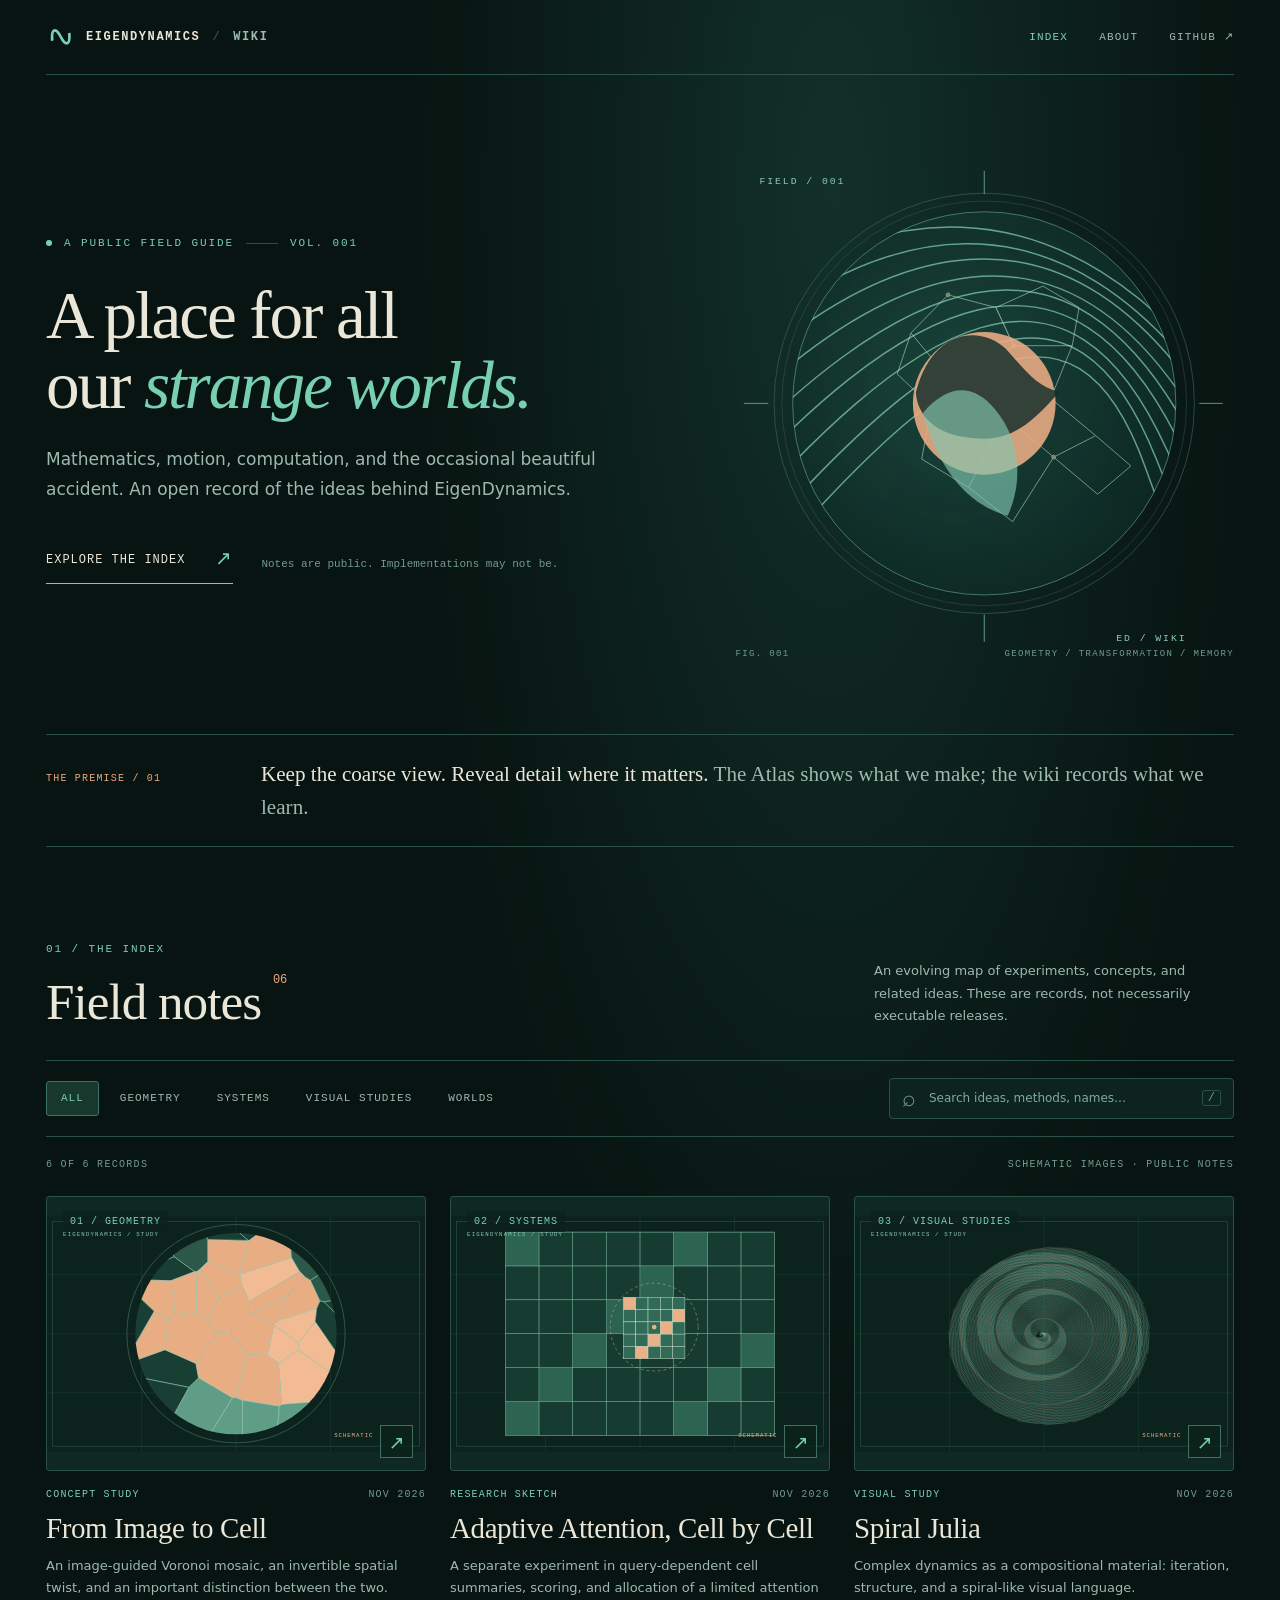
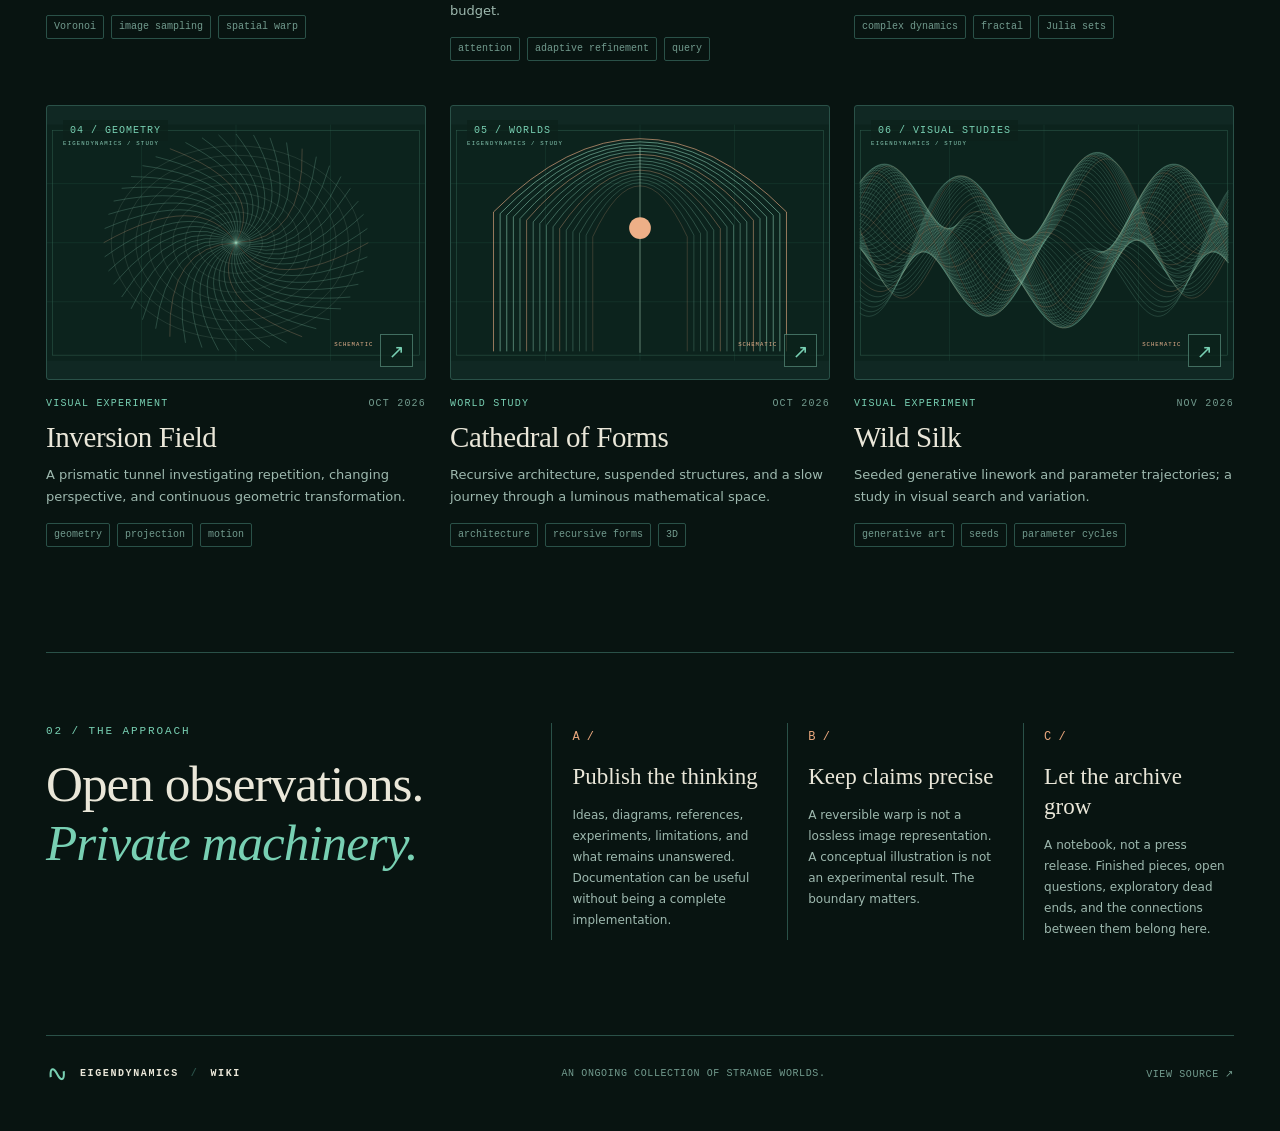
<file: index.html>
<!doctype html>
<html lang="en">
<head>
  <meta charset="utf-8">
  <meta name="viewport" content="width=device-width, initial-scale=1">
  <meta name="theme-color" content="#0a1b18">
  <meta name="description" content="EigenDynamics — public field notes on mathematical worlds, generative art, and experimental systems.">
  <title>EigenDynamics — Public Wiki</title>
  <link rel="icon" href="favicon.ico" sizes="16x16 32x32 48x48">
  <link rel="icon" href="assets/favicon.svg" type="image/svg+xml" sizes="any">
  <link rel="stylesheet" href="assets/site.css">
  <script src="assets/site.js" defer></script>
</head>
<body data-page="index">
  <a class="skip" href="#collection">Skip to entries</a>
  <header class="site-header shell">
    <a class="wordmark" href="./" aria-label="EigenDynamics home"><span class="sigil" aria-hidden="true">∿</span> EIGENDYNAMICS <span class="slash">/</span> <span class="dim">WIKI</span></a>
    <nav class="site-nav" aria-label="Primary">
      <a class="active" href="#collection">INDEX</a>
      <a href="#approach">ABOUT</a>
      <a href="https://github.com/gqgs/eigendynamics-wiki" target="_blank" rel="noopener noreferrer">GITHUB ↗</a>
    </nav>
  </header>
  <main>
    <section class="hero shell">
      <div class="hero-copy">
        <p class="kicker"><span class="pip"></span> A PUBLIC FIELD GUIDE <span class="micro-line"></span> VOL. 001</p>
        <h1>A place for all<br>our <em>strange worlds.</em></h1>
        <p class="hero-lede">Mathematics, motion, computation, and the occasional beautiful accident. An open record of the ideas behind EigenDynamics.</p>
        <div class="hero-actions"><a class="text-link" href="#collection">EXPLORE THE INDEX <span aria-hidden="true">↗</span></a><span class="small-note">Notes are public. Implementations may not be.</span></div>
      </div>
      <div class="hero-visual" role="img" aria-label="Schematic circular geometry showing a field warped into a spiral">
        <svg viewBox="0 0 510 510" xmlns="http://www.w3.org/2000/svg" aria-hidden="true">
          <defs>
            <clipPath id="orbitclip"><circle cx="255" cy="250" r="196"/></clipPath>
            <radialGradient id="field" cx="46%" cy="45%" r="70%"><stop stop-color="#204f45"/><stop offset="1" stop-color="#0b2420"/></radialGradient>
          </defs>
          <circle cx="255" cy="250" r="215" stroke="#3f7166" fill="none" stroke-width="1" opacity=".56"/>
          <circle cx="255" cy="250" r="207" stroke="#3f7166" fill="none" stroke-width="1" opacity=".36"/>
          <circle cx="255" cy="250" r="196" stroke="#538f7e" fill="url(#field)" opacity=".8"/>
          <g clip-path="url(#orbitclip)">
            <g fill="none" stroke="#8dd6bf" stroke-width="1.5" opacity=".68">
              <path d="M-80 234 C130 0 348 30 500 235 S660 479 350 515"/>
              <path d="M-70 260 C146 28 342 35 490 245 S654 478 334 520"/>
              <path d="M-60 287 C155 54 342 40 482 253 S644 475 318 522"/>
              <path d="M-52 315 C162 80 341 49 472 266 S627 480 300 524"/>
              <path d="M-48 350 C179 101 341 55 463 277 S613 488 275 528"/>
              <path d="M-40 380 C184 122 343 67 453 287 S594 494 254 528"/>
              <path d="M-32 413 C192 146 342 77 442 298 S568 498 230 528"/>
              <path d="M-20 440 C207 171 345 91 431 307 S544 500 204 534"/>
              <path d="M-15 473 C213 197 346 110 420 316 S522 500 180 540"/>
            </g>
            <g fill="none" stroke="#bde5cf" stroke-width="1" opacity=".56" transform="translate(20 8)">
              <path d="M160 170L198 131L247 144L265 183L232 208L189 205Z M247 144L295 122L332 144L325 183L265 183Z M160 170L146 212L181 245L232 208 M232 208L256 255L303 237L325 183 M181 245L171 299L219 328L256 255 M256 255L306 297L349 275L303 237 M219 328L264 363L306 297 M306 297L351 335L385 306L349 275"/>
              <circle cx="198" cy="131" r="2" fill="#f0b48c"/><circle cx="265" cy="183" r="2" fill="#f0b48c"/><circle cx="181" cy="245" r="2" fill="#f0b48c"/><circle cx="306" cy="297" r="2" fill="#f0b48c"/>
            </g>
            <circle cx="255" cy="250" r="73" fill="#edae86" opacity=".88"/>
            <path d="M185 239C202 173 251 170 277 194C295 214 309 234 332 238C303 271 286 283 261 286C210 288 187 266 185 239Z" fill="#112d2a" opacity=".82"/>
            <path d="M192 260C220 228 245 231 266 256C289 283 297 325 279 365C248 356 213 332 192 260Z" fill="#82c6af" opacity=".65"/>
          </g>
          <g fill="#89cdb4" font-family="monospace" font-size="10" letter-spacing="2"><text x="25" y="26">FIELD / 001</text><text x="390" y="493">ED / WIKI</text></g>
          <path d="M34 250h-25M255 12v24M475 250h24M255 466v28" stroke="#5c9a89" stroke-width="1"/>
        </svg>
        <div class="figure-caption"><span>FIG. 001</span><span>GEOMETRY / TRANSFORMATION / MEMORY</span></div>
      </div>
    </section>
    <section class="statement shell" aria-label="Wiki premise">
      <span class="statement-id">THE PREMISE / 01</span>
      <p>Keep the coarse view. Reveal detail where it matters. <span>The Atlas shows what we make; the wiki records what we learn.</span></p>
    </section>
    <section class="library shell" id="collection">
      <div class="section-header"><div><p class="kicker">01 / THE INDEX</p><h2>Field notes <span class="counter" id="entry-count">—</span></h2></div><p class="section-blurb">An evolving map of experiments, concepts, and related ideas. These are records, not necessarily executable releases.</p></div>
      <div class="controls">
        <div class="filters" id="filters" aria-label="Filter entries"><button type="button" class="selected" data-filter="All" aria-pressed="true">ALL</button></div>
        <label class="search" for="search"><span aria-hidden="true">⌕</span><input type="search" id="search" placeholder="Search ideas, methods, names…" autocomplete="off"><span class="search-hint">/</span></label>
      </div>
      <div class="library-meta"><span id="results-summary" role="status" aria-live="polite">Loading entries…</span><span>SCHEMATIC IMAGES · PUBLIC NOTES</span></div>
      <div class="entry-grid" id="entry-grid"></div>
      <div class="empty" id="empty" hidden>No matching notes. Try a broader term.</div>
      <div class="load-error" id="load-error" hidden>Could not load the index. Serve this folder over HTTP rather than opening the file directly.</div>
    </section>
    <section class="approach shell" id="approach">
      <div><p class="kicker">02 / THE APPROACH</p><h2>Open observations.<br><em>Private machinery.</em></h2></div>
      <div class="approach-grid">
        <article><span class="approach-number">A /</span><h3>Publish the thinking</h3><p>Ideas, diagrams, references, experiments, limitations, and what remains unanswered. Documentation can be useful without being a complete implementation.</p></article>
        <article><span class="approach-number">B /</span><h3>Keep claims precise</h3><p>A reversible warp is not a lossless image representation. A conceptual illustration is not an experimental result. The boundary matters.</p></article>
        <article><span class="approach-number">C /</span><h3>Let the archive grow</h3><p>A notebook, not a press release. Finished pieces, open questions, exploratory dead ends, and the connections between them belong here.</p></article>
      </div>
    </section>
  </main>
  <footer class="site-footer shell"><a class="wordmark footer-brand" href="./"><span class="sigil" aria-hidden="true">∿</span> EIGENDYNAMICS <span class="slash">/</span> WIKI</a><p>AN ONGOING COLLECTION OF STRANGE WORLDS.</p><a href="https://github.com/gqgs/eigendynamics-wiki" target="_blank" rel="noopener noreferrer">VIEW SOURCE ↗</a></footer>
</body>
</html>
</file>
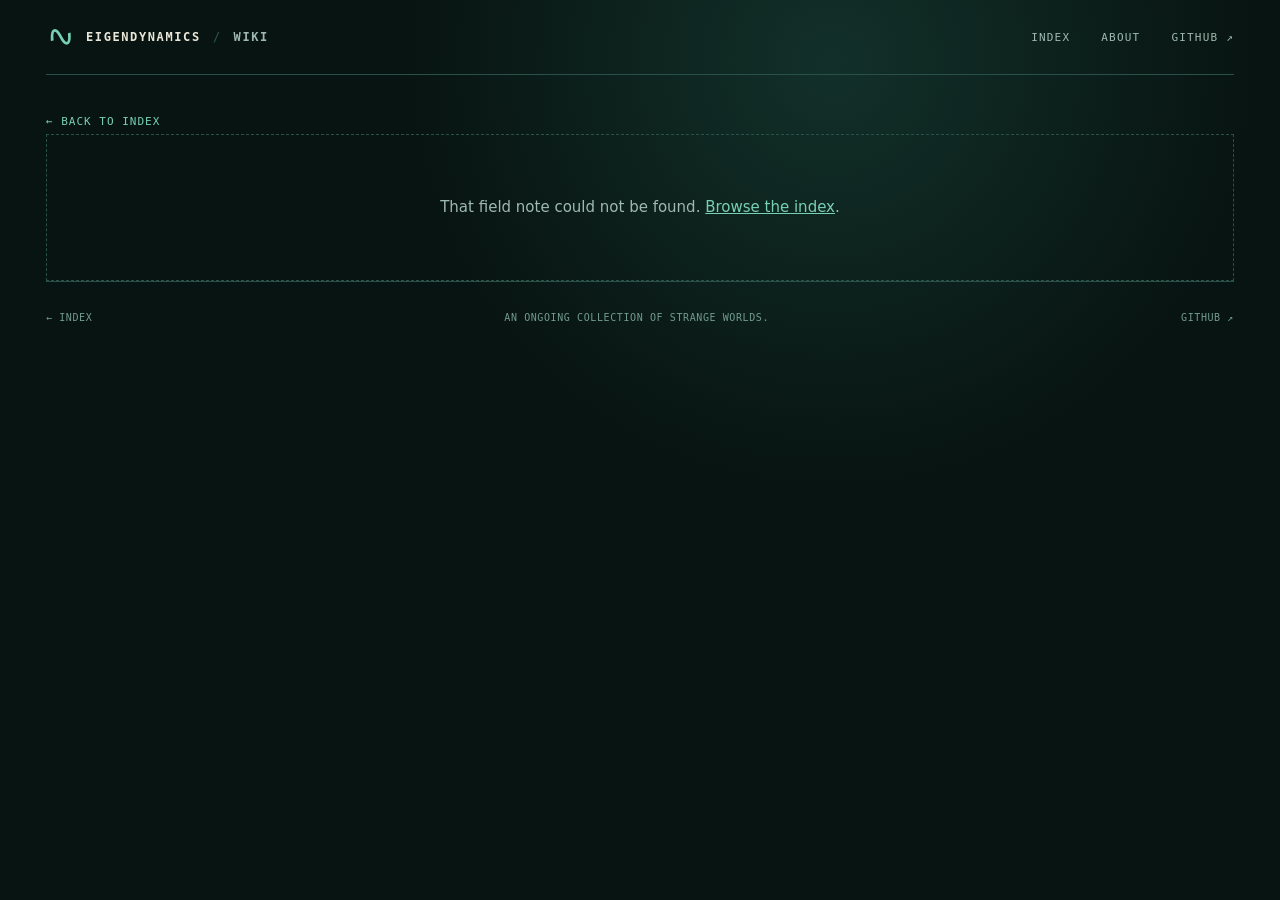
<file: entry.html>
<!doctype html>
<html lang="en">
<head>
  <meta charset="utf-8">
  <meta name="viewport" content="width=device-width, initial-scale=1">
  <meta name="theme-color" content="#0a1b18">
  <meta name="description" content="A field note from the EigenDynamics public wiki.">
  <title>Field note — EigenDynamics</title>
  <link rel="icon" href="favicon.ico" sizes="16x16 32x32 48x48">
  <link rel="icon" href="assets/favicon.svg" type="image/svg+xml" sizes="any">
  <link rel="stylesheet" href="assets/site.css">
  <script src="assets/site.js" defer></script>
</head>
<body data-page="article">
  <a class="skip" href="#article-main">Skip to article</a>
  <header class="site-header shell">
    <a class="wordmark" href="./"><span class="sigil" aria-hidden="true">∿</span> EIGENDYNAMICS <span class="slash">/</span> <span class="dim">WIKI</span></a>
    <nav class="site-nav" aria-label="Primary"><a href="./#collection">INDEX</a><a href="./#approach">ABOUT</a><a href="https://github.com/gqgs/eigendynamics-wiki" target="_blank" rel="noopener noreferrer">GITHUB ↗</a></nav>
  </header>
  <main class="shell article-page" id="article-main">
    <a class="back-link" href="./#collection">← BACK TO INDEX</a>
    <div id="article-loading" class="article-loading">Opening field note…</div>
    <div id="article-error" class="load-error" hidden>That field note could not be found. <a href="./#collection">Browse the index</a>.</div>
    <div id="article-shell" hidden>
      <div class="article-header">
        <p class="kicker" id="article-eyebrow"></p>
        <h1 id="article-title"></h1>
        <p class="article-subtitle" id="article-description"></p>
        <div class="article-info" id="article-info"></div>
      </div>
      <figure class="article-figure">
        <div id="article-art" class="article-art" role="img" aria-label="Schematic illustration"></div>
        <figcaption>SCHEMATIC ILLUSTRATION · NOT A CAPTURE OF THE EXPERIMENT</figcaption>
      </figure>
      <div class="article-columns">
        <article id="article-body" class="prose"></article>
        <aside class="article-aside" aria-label="Publication information">
          <div class="aside-block"><span class="aside-title">PUBLIC RECORD</span><p>Concept and editorial notes.</p></div>
          <div class="aside-block"><span class="aside-title">IMPLEMENTATION</span><p>Not released here. This record does not guarantee a reproducible procedure.</p></div>
          <div class="aside-block"><span class="aside-title">LINKS</span><p id="article-related">Related notes are listed below.</p></div>
          <a class="aside-edit" id="article-edit" target="_blank" rel="noopener noreferrer">SUGGEST AN EDIT ↗</a>
        </aside>
      </div>
      <section class="more-notes" id="related-section"><p class="kicker">CONTINUE EXPLORING</p><div class="related-grid" id="related-grid"></div></section>
    </div>
  </main>
  <footer class="site-footer shell"><a href="./#collection">← INDEX</a><span>AN ONGOING COLLECTION OF STRANGE WORLDS.</span><a href="https://github.com/gqgs/eigendynamics-wiki" target="_blank" rel="noopener noreferrer">GITHUB ↗</a></footer>
</body>
</html>
</file>
<file: assets/site.css>
:root{color-scheme:dark;--bg:#0a1b18;--bg-deep:#081411;--panel:#102823;--panel2:#142e29;--fg:#eae7d9;--muted:#9eb9af;--faint:#729b8e;--line:#2a5148;--mint:#78d0b3;--peach:#eba87e;--serif:Georgia,'Times New Roman',serif;--mono:ui-monospace,SFMono-Regular,Menlo,Consolas,monospace;--sans:system-ui,-apple-system,Segoe UI,Roboto,sans-serif}
*{box-sizing:border-box}html{scroll-behavior:smooth;scroll-padding-top:36px}body{margin:0;background:radial-gradient(ellipse at 65% 7%,#123029 0,transparent 36%),var(--bg-deep);color:var(--fg);font:15px/1.7 var(--sans);min-height:100vh}
::selection{background:#5ab899;color:#06130f}a{color:inherit;text-decoration:none}button,input{font:inherit}button{cursor:pointer}[hidden]{display:none!important}button:focus-visible,a:focus-visible,input:focus-visible{outline:2px solid var(--mint);outline-offset:4px}.shell{width:min(1320px,calc(100% - 92px));margin-inline:auto}.skip{position:absolute;top:-100px;left:20px;background:var(--fg);color:var(--bg);padding:10px;z-index:20}.skip:focus{top:15px}
.site-header{display:flex;align-items:center;justify-content:space-between;padding-block:27px;border-bottom:1px solid var(--line);gap:25px}.wordmark{display:inline-flex;align-items:center;gap:12px;font:600 12px/1 var(--mono);letter-spacing:1.6px;white-space:nowrap}.wordmark .sigil{color:var(--mint);font:34px/.6 var(--serif);letter-spacing:0;transform:rotate(-16deg)}.slash{color:var(--line)}.dim{color:var(--muted)}.site-nav{display:flex;gap:31px;font:11px/1 var(--mono);letter-spacing:1.2px;color:var(--muted)}.site-nav a:hover,.site-nav a.active{color:var(--mint)}
.kicker{display:flex;align-items:center;gap:12px;color:var(--mint);font:11px/1.5 var(--mono);letter-spacing:1.9px;text-transform:uppercase;margin:0}.pip{display:inline-block;background:var(--mint);width:6px;height:6px;border-radius:50%}.micro-line{width:32px;height:1px;background:var(--line)}.hero{display:grid;grid-template-columns:minmax(0,1.13fr) minmax(0,.87fr);align-items:center;gap:42px;padding:84px 0 75px}.hero h1{font:400 clamp(50px,5.25vw,92px)/1.04 var(--serif);letter-spacing:-2.1px;margin:30px 0 24px}.hero h1 em{font-weight:400;color:var(--mint)}.hero-lede{color:var(--muted);font-size:17px;line-height:1.75;max-width:600px;margin:0}.hero-actions{display:flex;gap:28px;align-items:center;flex-wrap:wrap;margin-top:40px}.text-link{display:inline-flex;align-items:center;gap:30px;font:12px/1.5 var(--mono);letter-spacing:1px;color:var(--fg);border-bottom:1px solid var(--mint);padding-bottom:8px}.text-link span{color:var(--mint);font-size:20px}.text-link:hover{color:var(--mint)}.small-note{font:11px var(--mono);color:var(--faint)}.hero-visual{position:relative;max-width:560px;margin-inline:auto;width:100%}.hero-visual svg{display:block;width:100%;height:auto}.figure-caption{display:flex;justify-content:space-between;gap:10px;color:var(--faint);font:9px var(--mono);letter-spacing:1.35px;margin-top:-9px}.statement{border-block:1px solid var(--line);display:grid;grid-template-columns:195px 1fr;gap:20px;padding-block:23px;align-items:baseline}.statement-id{font:10px/1.6 var(--mono);color:var(--peach);letter-spacing:1.2px}.statement p{font:clamp(17px,1.65vw,23px)/1.55 var(--serif);margin:0}.statement p span{color:var(--muted)}
.library{padding-block:94px 105px}.section-header{display:flex;justify-content:space-between;align-items:end;gap:50px;margin-bottom:28px}.section-header h2,.approach h2{font:400 clamp(37px,4vw,60px)/1.15 var(--serif);letter-spacing:-1px;margin:15px 0 0}.section-header h2 .counter{font:12px var(--mono);color:var(--peach);vertical-align:top;letter-spacing:0}.section-blurb{color:var(--muted);max-width:360px;margin:0 0 5px;font-size:13px}.controls{display:flex;justify-content:space-between;gap:20px;align-items:center;border-top:1px solid var(--line);border-bottom:1px solid var(--line);padding:17px 0}.filters{display:flex;flex-wrap:wrap;gap:6px}.filters button{background:transparent;border:1px solid transparent;color:var(--muted);font:11px/1 var(--mono);letter-spacing:1px;border-radius:3px;padding:11px 14px}.filters button.selected{border-color:#3d7162;color:var(--mint);background:#18372d}.filters button:hover:not(.selected){color:var(--fg)}.search{height:41px;display:flex;align-items:center;gap:11px;border:1px solid var(--line);background:#0d231e;border-radius:4px;min-width:260px;width:min(345px,100%);padding:0 12px;color:var(--faint)}.search>span:first-child{font-size:23px}.search input{border:0;outline:0;background:transparent;color:var(--fg);font:12px var(--sans);width:100%;min-width:0}.search input::placeholder{color:#7eaa9e}.search-hint{font:12px var(--mono);border:1px solid var(--line);padding:0 5px;border-radius:3px}.library-meta{display:flex;justify-content:space-between;gap:20px;color:var(--faint);font:10px/1 var(--mono);letter-spacing:1.3px;padding:23px 0 26px}.entry-grid{display:grid;grid-template-columns:repeat(3,minmax(0,1fr));gap:44px 24px}.entry-card{min-width:0}.entry-thumb{display:block;position:relative;aspect-ratio:1.38;overflow:hidden;border:1px solid var(--line);background:var(--panel);border-radius:3px;transition:border-color .2s}.entry-thumb:hover{border-color:var(--mint)}.entry-thumb .art{width:100%;height:100%}.entry-thumb svg{display:block;width:100%;height:100%}.entry-thumb .corner{position:absolute;top:14px;left:16px;font:10px var(--mono);letter-spacing:1px;color:var(--mint);background:#0c221bc9;padding:5px 7px}.entry-thumb .arrow{position:absolute;right:12px;bottom:12px;width:33px;height:33px;border:1px solid #8dd7be6b;background:#0b231bc4;color:var(--mint);display:grid;place-items:center;font-size:19px;transition:background .2s}.entry-thumb:hover .arrow{background:#2f6d5a}.entry-meta{display:flex;align-items:center;justify-content:space-between;gap:10px;font:10px/1.5 var(--mono);letter-spacing:1.2px;color:var(--mint);margin:16px 0 8px}.entry-meta span:last-child{color:var(--faint)}.entry-card h3{font:400 29px/1.25 var(--serif);margin:0 0 9px;letter-spacing:-.4px}.entry-card h3 a:hover{color:var(--mint)}.entry-card p{font:13px/1.7 var(--sans);color:var(--muted);margin:0 0 15px}.tags{display:flex;flex-wrap:wrap;gap:7px}.tags span{font:10px/1.6 var(--mono);color:var(--faint);border:1px solid var(--line);padding:3px 7px;border-radius:2px}.empty,.load-error{padding:60px 20px;border:1px dashed var(--line);text-align:center;color:var(--muted)}.load-error a{text-decoration:underline;color:var(--mint)}
.approach{display:grid;grid-template-columns:1fr 1.55fr;gap:65px;border-top:1px solid var(--line);padding-block:70px 95px}.approach h2 em{color:var(--mint);font-weight:400}.approach-grid{display:grid;grid-template-columns:repeat(3,minmax(0,1fr));gap:25px}.approach-grid article{border-left:1px solid var(--line);padding-left:20px}.approach-number{font:12px var(--mono);color:var(--peach)}.approach-grid h3{font:400 23px/1.3 var(--serif);margin:13px 0}.approach-grid p{font-size:12px;line-height:1.75;color:var(--muted);margin:0}.site-footer{border-top:1px solid var(--line);display:flex;justify-content:space-between;align-items:center;gap:20px;padding-block:30px 50px;color:var(--faint);font:10px var(--mono);letter-spacing:.6px}.footer-brand{font-size:10px;color:var(--fg)}.footer-brand .sigil{font-size:26px}.site-footer p{margin:0}.site-footer a:hover{color:var(--mint)}
/* Article */
.article-page{padding-top:33px}.back-link{color:var(--mint);font:11px var(--mono);letter-spacing:1px}.article-loading{padding:80px 0;color:var(--muted)}.article-header{max-width:950px;padding:60px 0 40px}.article-header h1{font:400 clamp(46px,6vw,86px)/1.07 var(--serif);letter-spacing:-2px;margin:22px 0}.article-subtitle{font-size:19px;line-height:1.65;color:var(--muted);max-width:820px;margin:0}.article-info{display:flex;gap:14px;flex-wrap:wrap;margin-top:29px}.article-info span{padding:5px 11px;border:1px solid var(--line);font:10px var(--mono);letter-spacing:1px;color:var(--mint)}.article-figure{margin:0 0 55px}.article-art{width:100%;height:min(52vw,520px);background:var(--panel);border:1px solid var(--line)}.article-art svg{width:100%;height:100%;display:block}.article-figure figcaption{font:10px var(--mono);color:var(--faint);letter-spacing:1px;padding-top:12px}.article-columns{display:grid;grid-template-columns:minmax(0,1fr) 255px;gap:85px}.prose{max-width:785px;padding-bottom:85px}.prose h2{font:400 36px/1.28 var(--serif);margin:44px 0 18px;letter-spacing:-.5px;scroll-margin-top:35px}.prose h3{font:400 25px/1.25 var(--serif);margin:30px 0 10px}.prose p,.prose ul,.prose ol{font-size:15px;line-height:1.9;color:#b5c9c1;margin:0 0 22px}.prose li{margin:5px 0}.prose strong{color:var(--fg);font-weight:600}.prose a{color:var(--mint);text-decoration:underline;text-decoration-color:#497c6c;text-underline-offset:4px}.prose blockquote{border-left:2px solid var(--peach);margin:25px 0;padding:8px 25px;font:italic 22px/1.6 var(--serif);color:var(--fg)}.prose code{background:#19362e;border:1px solid #315f51;border-radius:3px;padding:2px 5px;font:12px var(--mono);color:#eac1a6}.prose pre{border:1px solid var(--line);background:#071411;overflow:auto;padding:22px;margin:24px 0}.prose pre code{padding:0;border:0;background:none;color:#bde3cf;font-size:12px;line-height:1.8}.prose hr{border:0;border-top:1px solid var(--line);margin:35px 0}.article-aside{border-top:1px solid var(--line);align-self:start;position:sticky;top:25px}.aside-block{border-bottom:1px solid var(--line);padding:24px 0}.aside-title{color:var(--peach);font:10px var(--mono);letter-spacing:1.2px}.aside-block p{font-size:12px;line-height:1.7;color:var(--muted);margin:11px 0 0}.aside-edit{display:inline-block;font:11px var(--mono);letter-spacing:1px;color:var(--mint);margin-top:23px}.more-notes{border-top:1px solid var(--line);padding:50px 0 100px}.related-grid{display:grid;grid-template-columns:repeat(3,1fr);gap:22px;margin-top:24px}.related-item{display:block;border:1px solid var(--line);padding:24px;background:var(--panel)}.related-item:hover{border-color:var(--mint)}.related-item small{font:10px var(--mono);color:var(--mint);letter-spacing:1px}.related-item span{font:400 23px var(--serif);display:block;margin-top:8px}
@media(max-width:1080px){.hero{grid-template-columns:1.15fr .85fr;gap:15px}.hero h1{font-size:clamp(48px,5vw,70px)}.approach{display:block}.approach-grid{margin-top:38px}.article-columns{gap:35px}}
@media(max-width:740px){.shell{width:calc(100% - 34px)}.site-header{padding:20px 0;flex-wrap:wrap}.site-nav{gap:18px}.wordmark{font-size:10px;gap:7px}.hero{grid-template-columns:1fr;padding:55px 0 55px}.hero h1{font-size:clamp(47px,10vw,75px)}.hero-visual{max-width:450px}.figure-caption{font-size:8px}.statement{grid-template-columns:1fr;gap:10px}.library{padding:65px 0}.section-header{display:block}.section-blurb{margin-top:15px}.controls{align-items:stretch;flex-direction:column}.search{width:100%}.library-meta span:last-child{display:none}.entry-grid{grid-template-columns:repeat(2,minmax(0,1fr));gap:32px 16px}.entry-card h3{font-size:24px}.approach{padding:60px 0}.approach-grid{grid-template-columns:1fr;gap:20px}.approach-grid article{padding:0 0 0 15px}.site-footer{flex-wrap:wrap}.site-footer p{order:3;width:100%}.article-header{padding:46px 0 35px}.article-header h1{font-size:clamp(45px,9vw,70px)}.article-art{height:300px}.article-columns{grid-template-columns:1fr}.article-aside{position:static;order:-1;display:grid;grid-template-columns:repeat(2,1fr);gap:12px}.aside-block{padding:16px 0}.aside-edit{align-self:center}.related-grid{grid-template-columns:1fr 1fr}.prose{padding-bottom:40px}}
@media(max-width:480px){.site-nav{width:100%;justify-content:space-between}.hero-actions{gap:15px}.entry-grid{grid-template-columns:1fr}.entry-thumb{aspect-ratio:1.6}.article-aside{display:block}.related-grid{grid-template-columns:1fr}.article-art{height:245px}.prose h2{font-size:31px}}
@media(prefers-reduced-motion:reduce){html{scroll-behavior:auto}*{transition:none!important}}
</file>
